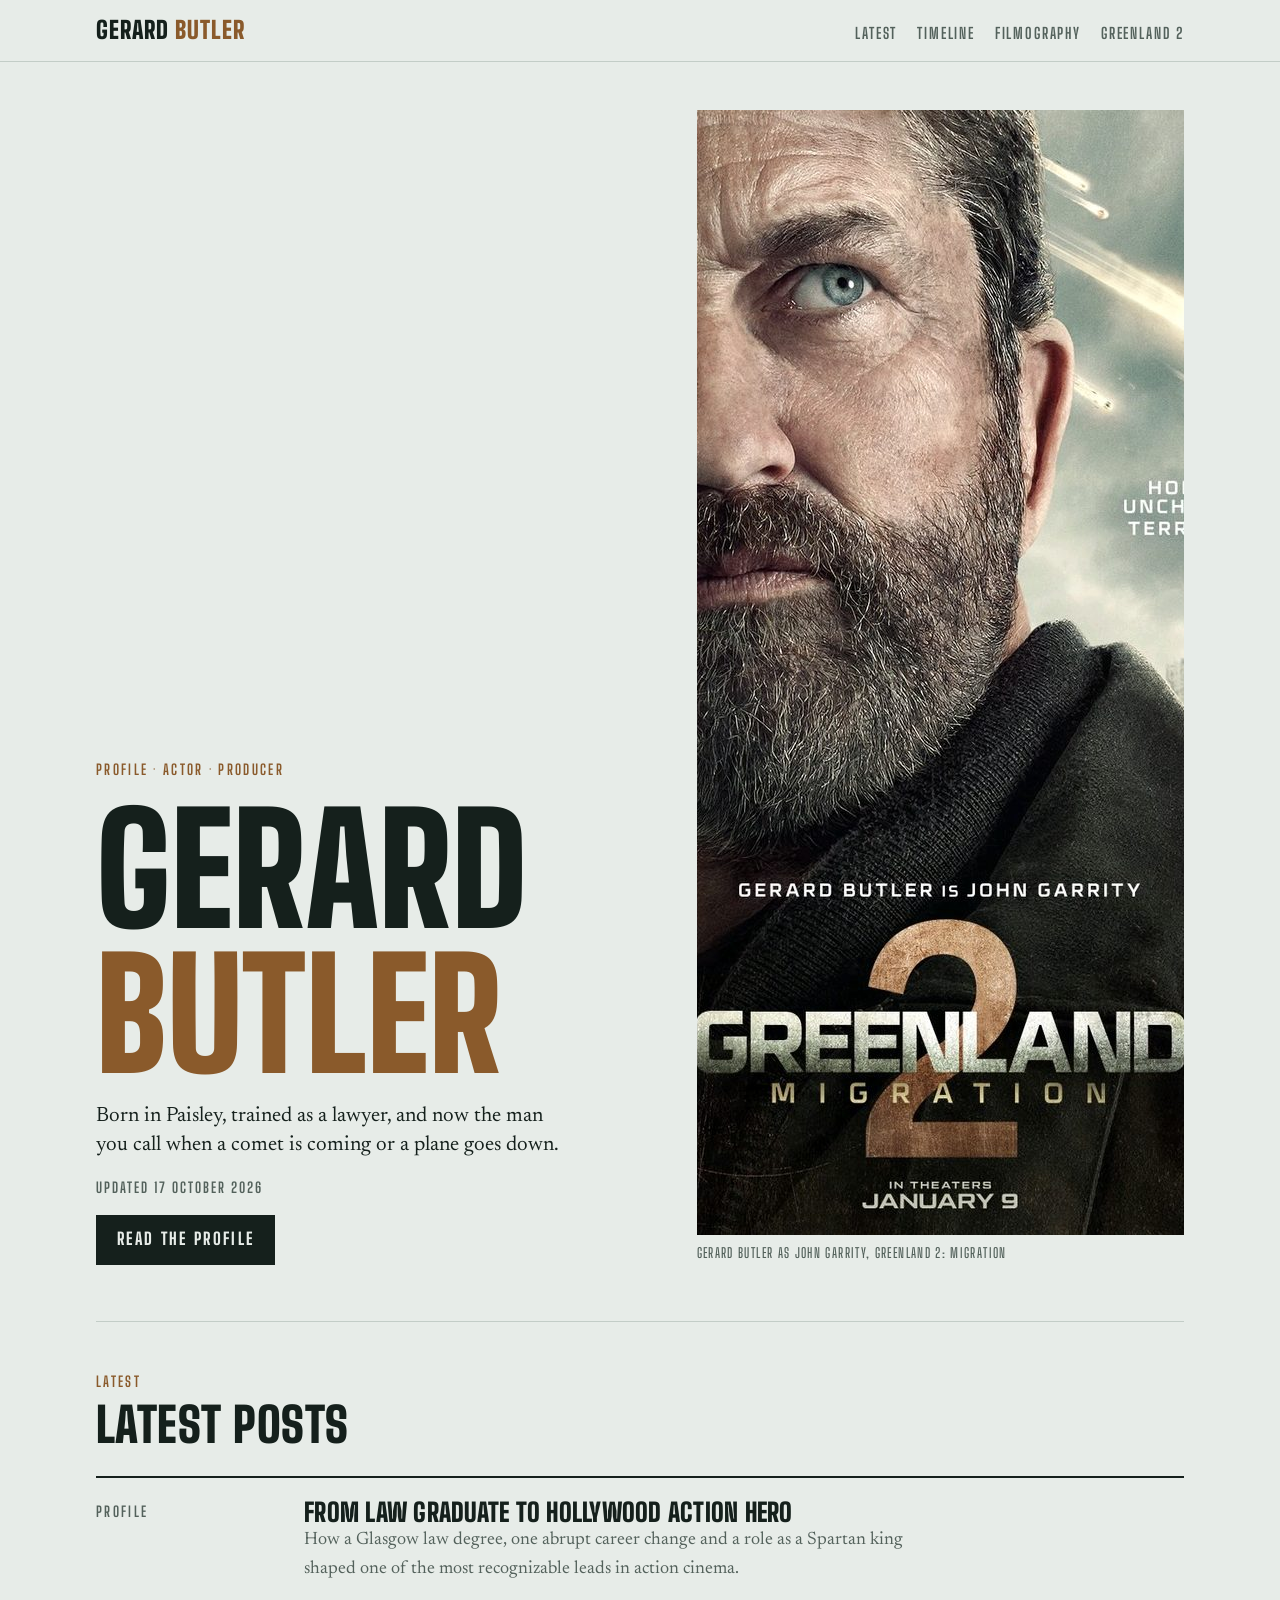
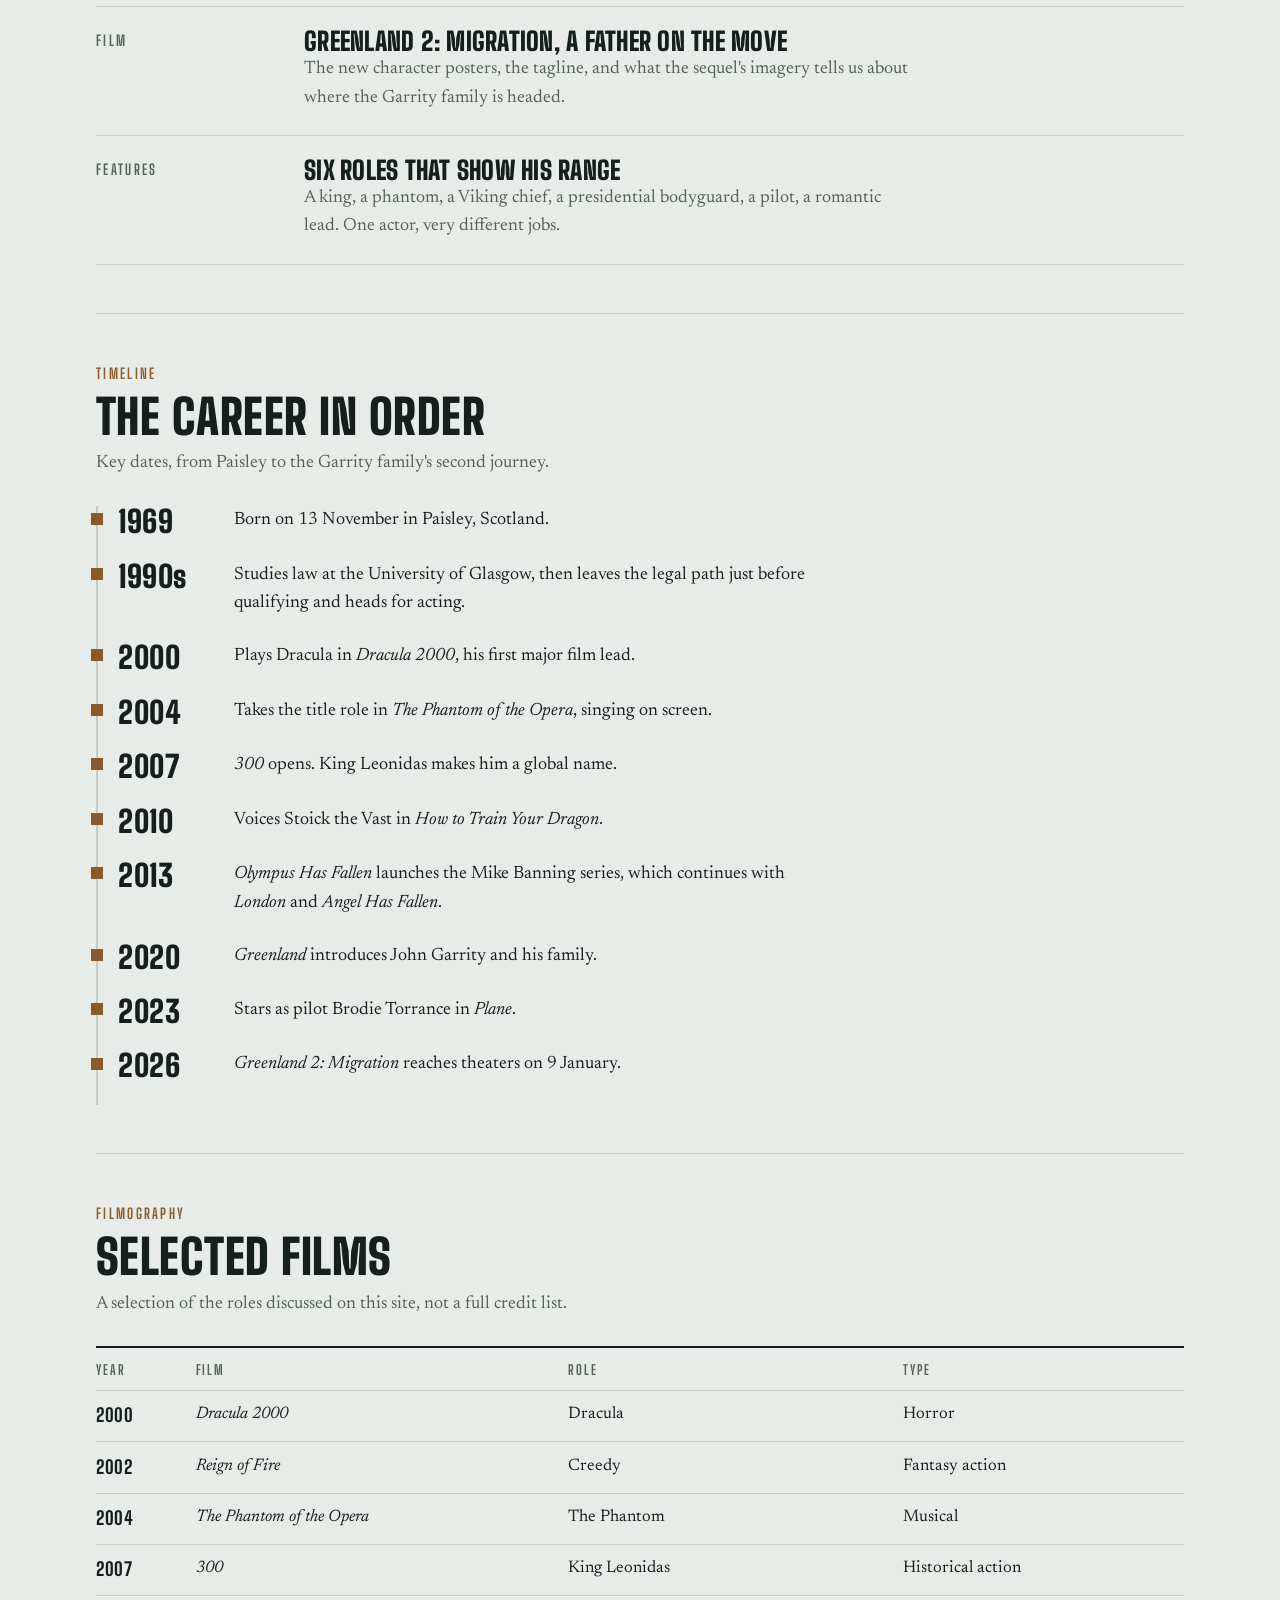
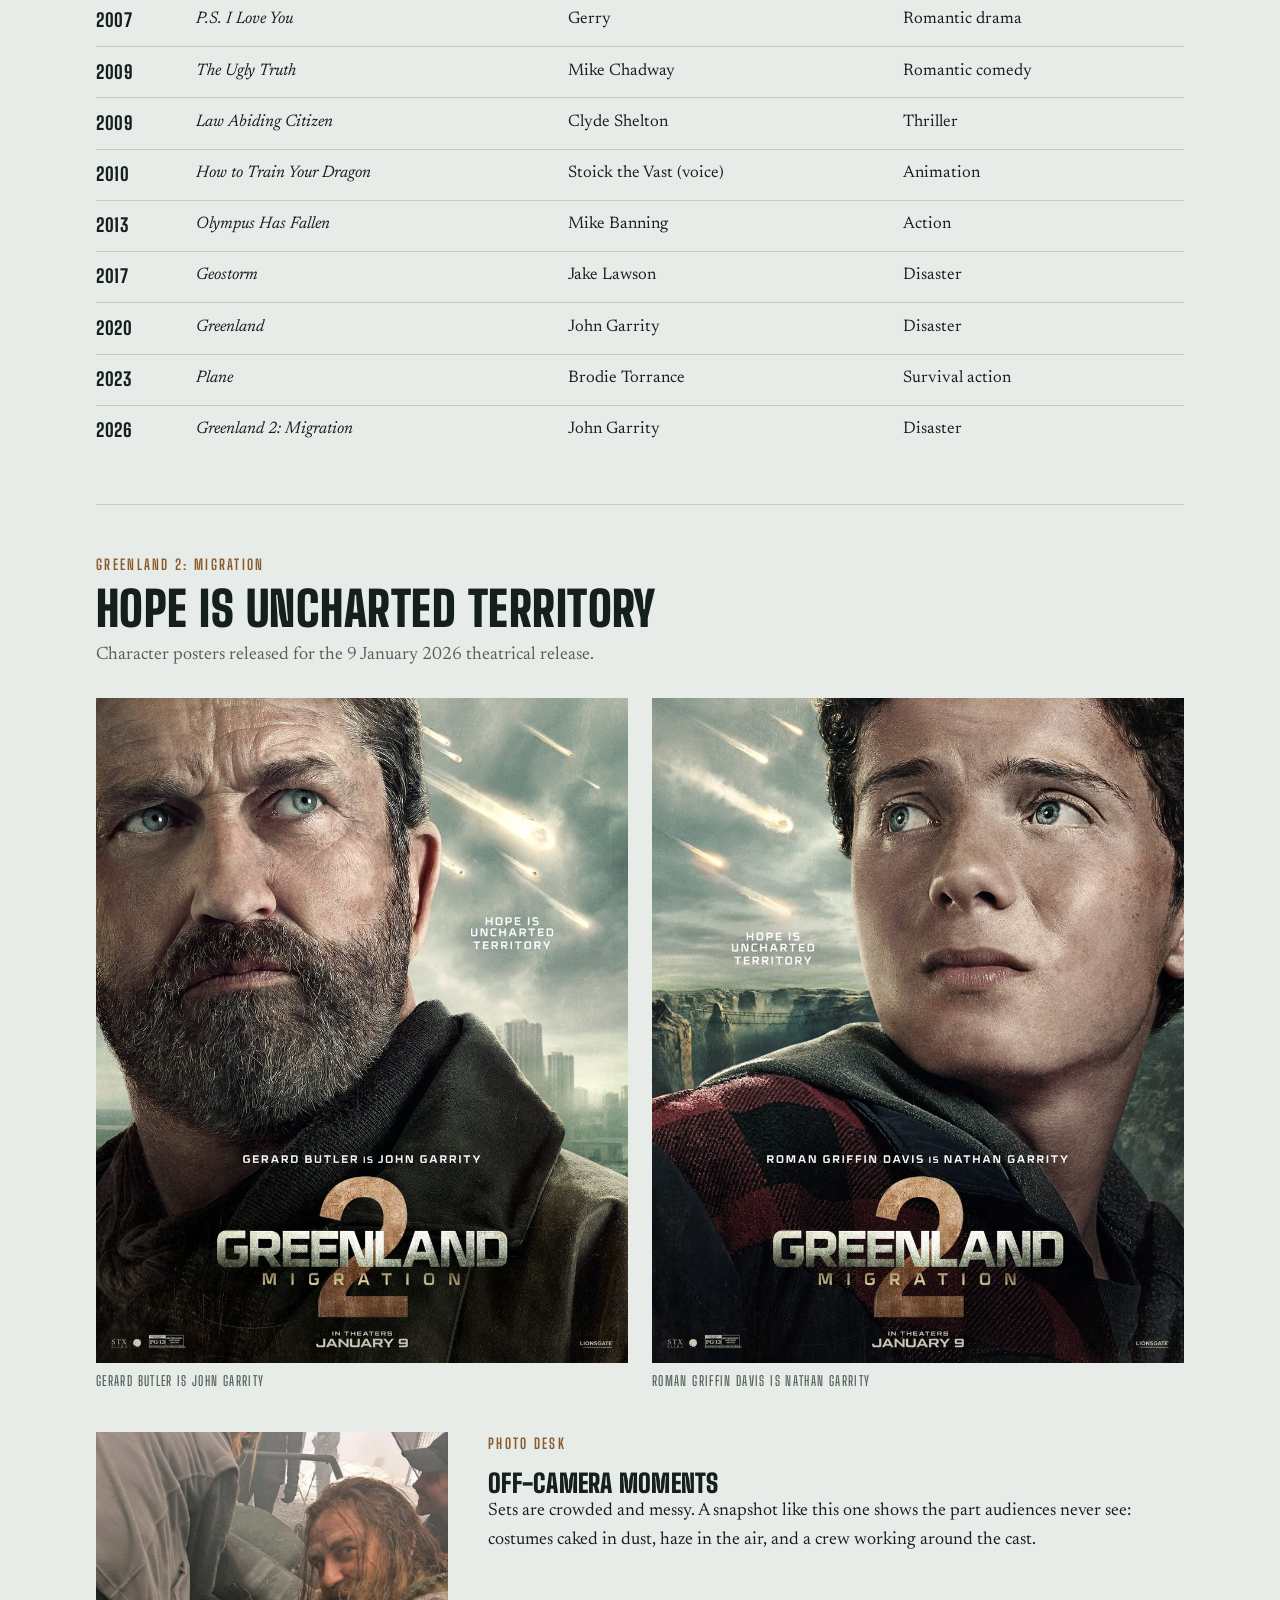
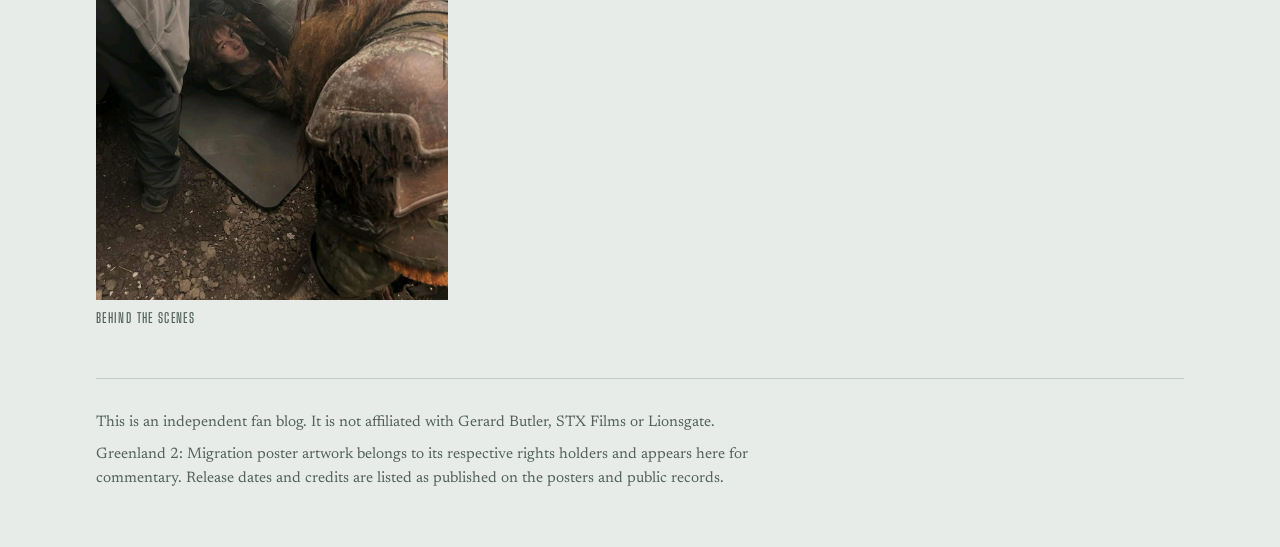
<file: index.html>
<!doctype html>
<html lang="en">
<head>
<meta charset="utf-8">
<meta name="viewport" content="width=device-width, initial-scale=1, viewport-fit=cover">
<title>Gerard Butler Fan Blog: Profile, Timeline, Filmography</title>
<meta name="description" content="Fan blog about actor Gerard Butler: career profile, timeline, filmography and Greenland 2: Migration posters.">
<meta name="robots" content="index, follow">
<link rel="canonical" href="https://gerardbutler-jpg.github.io/Gerard-Butler/">
<meta property="og:type" content="website">
<meta property="og:site_name" content="Gerard Butler">
<meta property="og:title" content="Gerard Butler Fan Blog: Profile, Timeline, Filmography">
<meta property="og:description" content="Fan blog about actor Gerard Butler: career profile, timeline, filmography and Greenland 2: Migration posters.">
<meta property="og:url" content="https://gerardbutler-jpg.github.io/Gerard-Butler/">
<meta property="og:image" content="https://gerardbutler-jpg.github.io/Gerard-Butler/john-garrity-poster.jpg">
<meta name="twitter:card" content="summary_large_image">
<link rel="preconnect" href="https://fonts.googleapis.com">
<link rel="preconnect" href="https://fonts.gstatic.com" crossorigin>
<link rel="stylesheet" href="https://fonts.googleapis.com/css2?family=Big+Shoulders+Display:wght@700;800;900&family=Newsreader:ital,opsz,wght@0,6..72,400;0,6..72,500;1,6..72,400&display=swap">
<link rel="stylesheet" href="style.css">
<script type="application/ld+json">{"@context": "https://schema.org", "@type": "WebSite", "name": "Gerard Butler", "url": "https://gerardbutler-jpg.github.io/Gerard-Butler/", "description": "Fan blog about actor Gerard Butler: career profile, timeline, filmography and Greenland 2: Migration posters."}</script>
</head>
<body>
<header class="masthead">
  <div class="wrap">
    <a class="brand" href="index.html">Gerard <span>Butler</span></a>
    <nav class="nav" aria-label="Site sections">
      <a href="index.html#latest">Latest</a>
      <a href="index.html#timeline">Timeline</a>
      <a href="index.html#films">Filmography</a>
      <a href="index.html#greenland2">Greenland 2</a>
    </nav>
  </div>
</header>
<div class="wrap" id="top">
    <section class="hero" aria-labelledby="hero-title">
      <div class="hero-text">
        <p class="label">Profile · Actor · Producer</p>
        <h1 id="hero-title">Gerard <em>Butler</em></h1>
        <p class="deck">Born in Paisley, trained as a lawyer, and now the man you call when a comet is coming or a plane goes down.</p>
        <p class="meta">Updated 17 October 2026</p>
        <a class="btn" href="profile.html">Read the profile</a>
      </div>
      <figure class="hero-figure">
        <img src="john-garrity-poster.jpg" alt="Poster artwork for Greenland 2: Migration, showing Gerard Butler as John Garrity looking up at falling meteors" width="900" height="1125">
        <figcaption>Gerard Butler as John Garrity, Greenland 2: Migration</figcaption>
      </figure>
    </section>

    <section class="block" id="latest" aria-labelledby="latest-title">
      <div class="block-head">
        <p class="label">Latest</p>
        <h2 id="latest-title">Latest posts</h2>
      </div>
      <div class="posts">
        <a class="post-row" href="profile.html">
          <p class="label">Profile</p>
          <div>
            <h3>From law graduate to Hollywood action hero</h3>
            <p>How a Glasgow law degree, one abrupt career change and a role as a Spartan king shaped one of the most recognizable leads in action cinema.</p>
          </div>
        </a>
        <a class="post-row" href="greenland-2-migration.html">
          <p class="label">Film</p>
          <div>
            <h3>Greenland 2: Migration, a father on the move</h3>
            <p>The new character posters, the tagline, and what the sequel's imagery tells us about where the Garrity family is headed.</p>
          </div>
        </a>
        <a class="post-row" href="six-roles.html">
          <p class="label">Features</p>
          <div>
            <h3>Six roles that show his range</h3>
            <p>A king, a phantom, a Viking chief, a presidential bodyguard, a pilot, a romantic lead. One actor, very different jobs.</p>
          </div>
        </a>
      </div>
    </section>

    <section class="block" id="timeline" aria-labelledby="timeline-title">
      <div class="block-head">
        <p class="label">Timeline</p>
        <h2 id="timeline-title">The career in order</h2>
        <p>Key dates, from Paisley to the Garrity family's second journey.</p>
      </div>
      <ol class="timeline">
        <li><span class="yr">1969</span><p>Born on 13 November in Paisley, Scotland.</p></li>
        <li><span class="yr">1990s</span><p>Studies law at the University of Glasgow, then leaves the legal path just before qualifying and heads for acting.</p></li>
        <li><span class="yr">2000</span><p>Plays Dracula in <em>Dracula 2000</em>, his first major film lead.</p></li>
        <li><span class="yr">2004</span><p>Takes the title role in <em>The Phantom of the Opera</em>, singing on screen.</p></li>
        <li><span class="yr">2007</span><p><em>300</em> opens. King Leonidas makes him a global name.</p></li>
        <li><span class="yr">2010</span><p>Voices Stoick the Vast in <em>How to Train Your Dragon</em>.</p></li>
        <li><span class="yr">2013</span><p><em>Olympus Has Fallen</em> launches the Mike Banning series, which continues with <em>London</em> and <em>Angel Has Fallen</em>.</p></li>
        <li><span class="yr">2020</span><p><em>Greenland</em> introduces John Garrity and his family.</p></li>
        <li><span class="yr">2023</span><p>Stars as pilot Brodie Torrance in <em>Plane</em>.</p></li>
        <li><span class="yr">2026</span><p><em>Greenland 2: Migration</em> reaches theaters on 9 January.</p></li>
      </ol>
    </section>

    <section class="block" id="films" aria-labelledby="films-title">
      <div class="block-head">
        <p class="label">Filmography</p>
        <h2 id="films-title">Selected films</h2>
        <p>A selection of the roles discussed on this site, not a full credit list.</p>
      </div>
      <div class="table-scroll">
        <table>
          <thead><tr><th scope="col">Year</th><th scope="col">Film</th><th scope="col">Role</th><th scope="col">Type</th></tr></thead>
          <tbody>
            <tr><td class="y">2000</td><td class="t">Dracula 2000</td><td>Dracula</td><td>Horror</td></tr>
            <tr><td class="y">2002</td><td class="t">Reign of Fire</td><td>Creedy</td><td>Fantasy action</td></tr>
            <tr><td class="y">2004</td><td class="t">The Phantom of the Opera</td><td>The Phantom</td><td>Musical</td></tr>
            <tr><td class="y">2007</td><td class="t">300</td><td>King Leonidas</td><td>Historical action</td></tr>
            <tr><td class="y">2007</td><td class="t">P.S. I Love You</td><td>Gerry</td><td>Romantic drama</td></tr>
            <tr><td class="y">2009</td><td class="t">The Ugly Truth</td><td>Mike Chadway</td><td>Romantic comedy</td></tr>
            <tr><td class="y">2009</td><td class="t">Law Abiding Citizen</td><td>Clyde Shelton</td><td>Thriller</td></tr>
            <tr><td class="y">2010</td><td class="t">How to Train Your Dragon</td><td>Stoick the Vast (voice)</td><td>Animation</td></tr>
            <tr><td class="y">2013</td><td class="t">Olympus Has Fallen</td><td>Mike Banning</td><td>Action</td></tr>
            <tr><td class="y">2017</td><td class="t">Geostorm</td><td>Jake Lawson</td><td>Disaster</td></tr>
            <tr><td class="y">2020</td><td class="t">Greenland</td><td>John Garrity</td><td>Disaster</td></tr>
            <tr><td class="y">2023</td><td class="t">Plane</td><td>Brodie Torrance</td><td>Survival action</td></tr>
            <tr><td class="y">2026</td><td class="t">Greenland 2: Migration</td><td>John Garrity</td><td>Disaster</td></tr>
          </tbody>
        </table>
      </div>
    </section>

    <section class="block" id="greenland2" aria-labelledby="g2-title">
      <div class="block-head">
        <p class="label">Greenland 2: Migration</p>
        <h2 id="g2-title">Hope is uncharted territory</h2>
        <p>Character posters released for the 9 January 2026 theatrical release.</p>
      </div>
      <div class="posters">
        <figure class="photo">
          <img src="john-garrity-poster.jpg" alt="Character poster: Gerard Butler as John Garrity, with a ruined city skyline and meteors behind him" width="900" height="1125" loading="lazy">
          <figcaption>Gerard Butler is John Garrity</figcaption>
        </figure>
        <figure class="photo">
          <img src="nathan-garrity-poster.jpg" alt="Character poster: Roman Griffin Davis as Nathan Garrity, with a cliff and rope bridge behind him" width="900" height="1125" loading="lazy">
          <figcaption>Roman Griffin Davis is Nathan Garrity</figcaption>
        </figure>
      </div>

      <div class="photo-row">
        <figure class="photo">
          <img src="behind-the-scenes.jpg" alt="Behind-the-scenes snapshot on a smoky film set, with a bearded man in costume in the foreground and another person lying under a vehicle seat" width="1000" height="1328" loading="lazy">
          <figcaption>Behind the scenes</figcaption>
        </figure>
        <div class="note">
          <p class="label">Photo desk</p>
          <h3>Off-camera moments</h3>
          <p>Sets are crowded and messy. A snapshot like this one shows the part audiences never see: costumes caked in dust, haze in the air, and a crew working around the cast.</p>
        </div>
      </div>
    </section>
  </div>
<div class="wrap">
  <footer>
    <p>This is an independent fan blog. It is not affiliated with Gerard Butler, STX Films or Lionsgate.</p>
    <p>Greenland 2: Migration poster artwork belongs to its respective rights holders and appears here for commentary. Release dates and credits are listed as published on the posters and public records.</p>
  </footer>
</div>
</body>
</html>
</file>
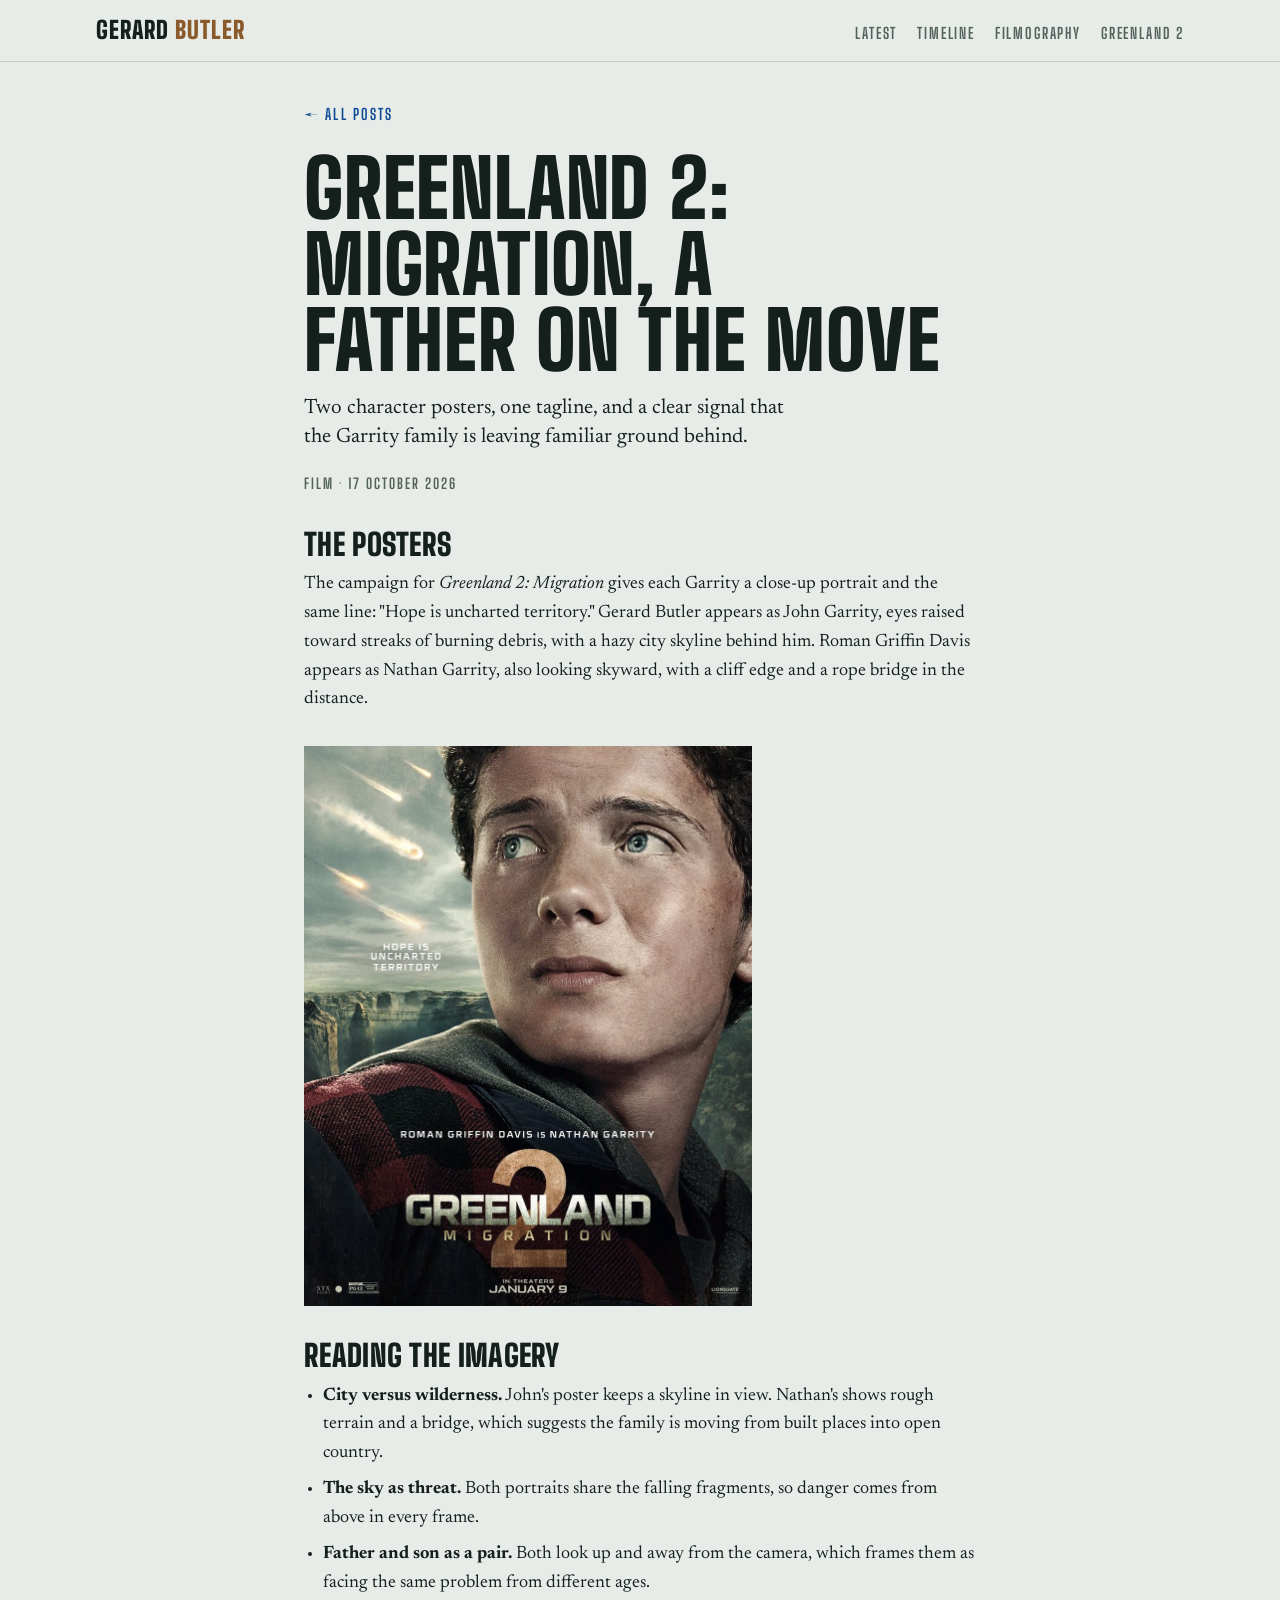
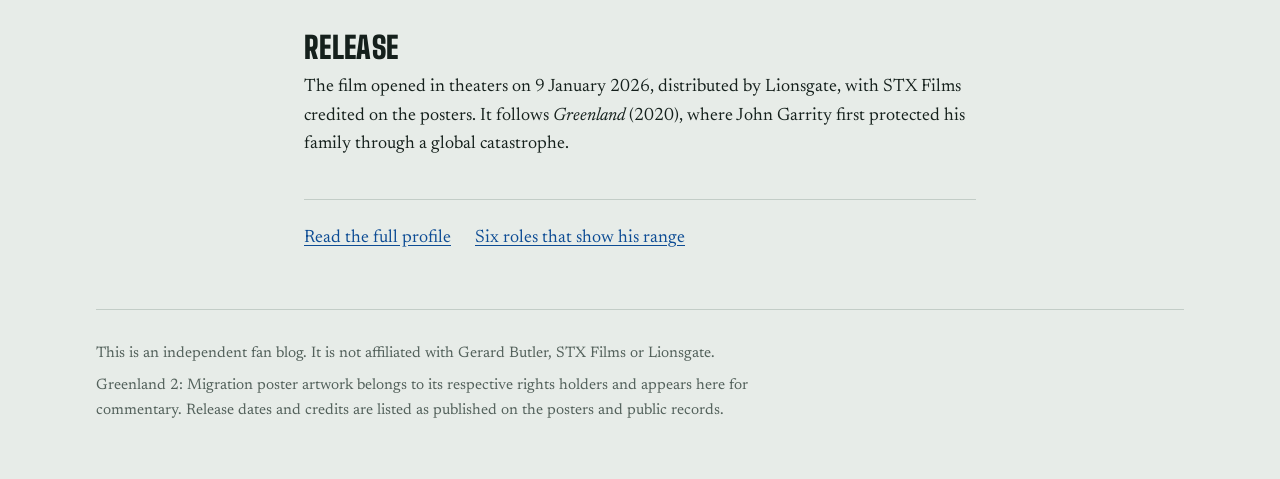
<file: greenland-2-migration.html>
<!doctype html>
<html lang="en">
<head>
<meta charset="utf-8">
<meta name="viewport" content="width=device-width, initial-scale=1, viewport-fit=cover">
<title>Greenland 2: Migration Posters and Cast Notes</title>
<meta name="description" content="Gerard Butler and Roman Griffin Davis character posters for Greenland 2: Migration, released 9 January 2026.">
<meta name="robots" content="index, follow">
<link rel="canonical" href="https://gerardbutler-jpg.github.io/Gerard-Butler/greenland-2-migration.html">
<meta property="og:type" content="article">
<meta property="og:site_name" content="Gerard Butler">
<meta property="og:title" content="Greenland 2: Migration Posters and Cast Notes">
<meta property="og:description" content="Gerard Butler and Roman Griffin Davis character posters for Greenland 2: Migration, released 9 January 2026.">
<meta property="og:url" content="https://gerardbutler-jpg.github.io/Gerard-Butler/greenland-2-migration.html">
<meta property="og:image" content="https://gerardbutler-jpg.github.io/Gerard-Butler/john-garrity-poster.jpg">
<meta name="twitter:card" content="summary_large_image">
<link rel="preconnect" href="https://fonts.googleapis.com">
<link rel="preconnect" href="https://fonts.gstatic.com" crossorigin>
<link rel="stylesheet" href="https://fonts.googleapis.com/css2?family=Big+Shoulders+Display:wght@700;800;900&family=Newsreader:ital,opsz,wght@0,6..72,400;0,6..72,500;1,6..72,400&display=swap">
<link rel="stylesheet" href="style.css">
<script type="application/ld+json">{"@context": "https://schema.org", "@type": "Article", "headline": "Greenland 2: Migration Posters and Cast Notes", "description": "Gerard Butler and Roman Griffin Davis character posters for Greenland 2: Migration, released 9 January 2026.", "datePublished": "2026-10-17", "dateModified": "2026-10-17", "image": ["https://gerardbutler-jpg.github.io/Gerard-Butler/john-garrity-poster.jpg"], "mainEntityOfPage": "https://gerardbutler-jpg.github.io/Gerard-Butler/greenland-2-migration.html"}</script>
</head>
<body>
<header class="masthead">
  <div class="wrap">
    <a class="brand" href="index.html">Gerard <span>Butler</span></a>
    <nav class="nav" aria-label="Site sections">
      <a href="index.html#latest">Latest</a>
      <a href="index.html#timeline">Timeline</a>
      <a href="index.html#films">Filmography</a>
      <a href="index.html#greenland2">Greenland 2</a>
    </nav>
  </div>
</header>
<main>
  <article class="article">
    <a class="back" href="index.html#latest">&larr; All posts</a>
    <h1>Greenland 2: Migration, a father on the move</h1>
    <p class="deck">Two character posters, one tagline, and a clear signal that the Garrity family is leaving familiar ground behind.</p>
    <p class="meta">Film · 17 October 2026</p>

    <h2>The posters</h2>
    <p>The campaign for <em>Greenland 2: Migration</em> gives each Garrity a close-up portrait and the same line: "Hope is uncharted territory." Gerard Butler appears as John Garrity, eyes raised toward streaks of burning debris, with a hazy city skyline behind him. Roman Griffin Davis appears as Nathan Garrity, also looking skyward, with a cliff edge and a rope bridge in the distance.</p>
    <figure>
      <img src="nathan-garrity-poster.jpg" alt="Roman Griffin Davis as Nathan Garrity on the Greenland 2: Migration poster" width="900" height="1125" loading="lazy">
    </figure>

    <h2>Reading the imagery</h2>
    <ul>
      <li><strong>City versus wilderness.</strong> John's poster keeps a skyline in view. Nathan's shows rough terrain and a bridge, which suggests the family is moving from built places into open country.</li>
      <li><strong>The sky as threat.</strong> Both portraits share the falling fragments, so danger comes from above in every frame.</li>
      <li><strong>Father and son as a pair.</strong> Both look up and away from the camera, which frames them as facing the same problem from different ages.</li>
    </ul>

    <h2>Release</h2>
    <p>The film opened in theaters on 9 January 2026, distributed by Lionsgate, with STX Films credited on the posters. It follows <em>Greenland</em> (2020), where John Garrity first protected his family through a global catastrophe.</p>

    <hr>
    <div class="more"><a href="profile.html">Read the full profile</a><a href="six-roles.html">Six roles that show his range</a></div>
  </article>
</main>
<div class="wrap">
  <footer>
    <p>This is an independent fan blog. It is not affiliated with Gerard Butler, STX Films or Lionsgate.</p>
    <p>Greenland 2: Migration poster artwork belongs to its respective rights holders and appears here for commentary. Release dates and credits are listed as published on the posters and public records.</p>
  </footer>
</div>
</body>
</html>
</file>
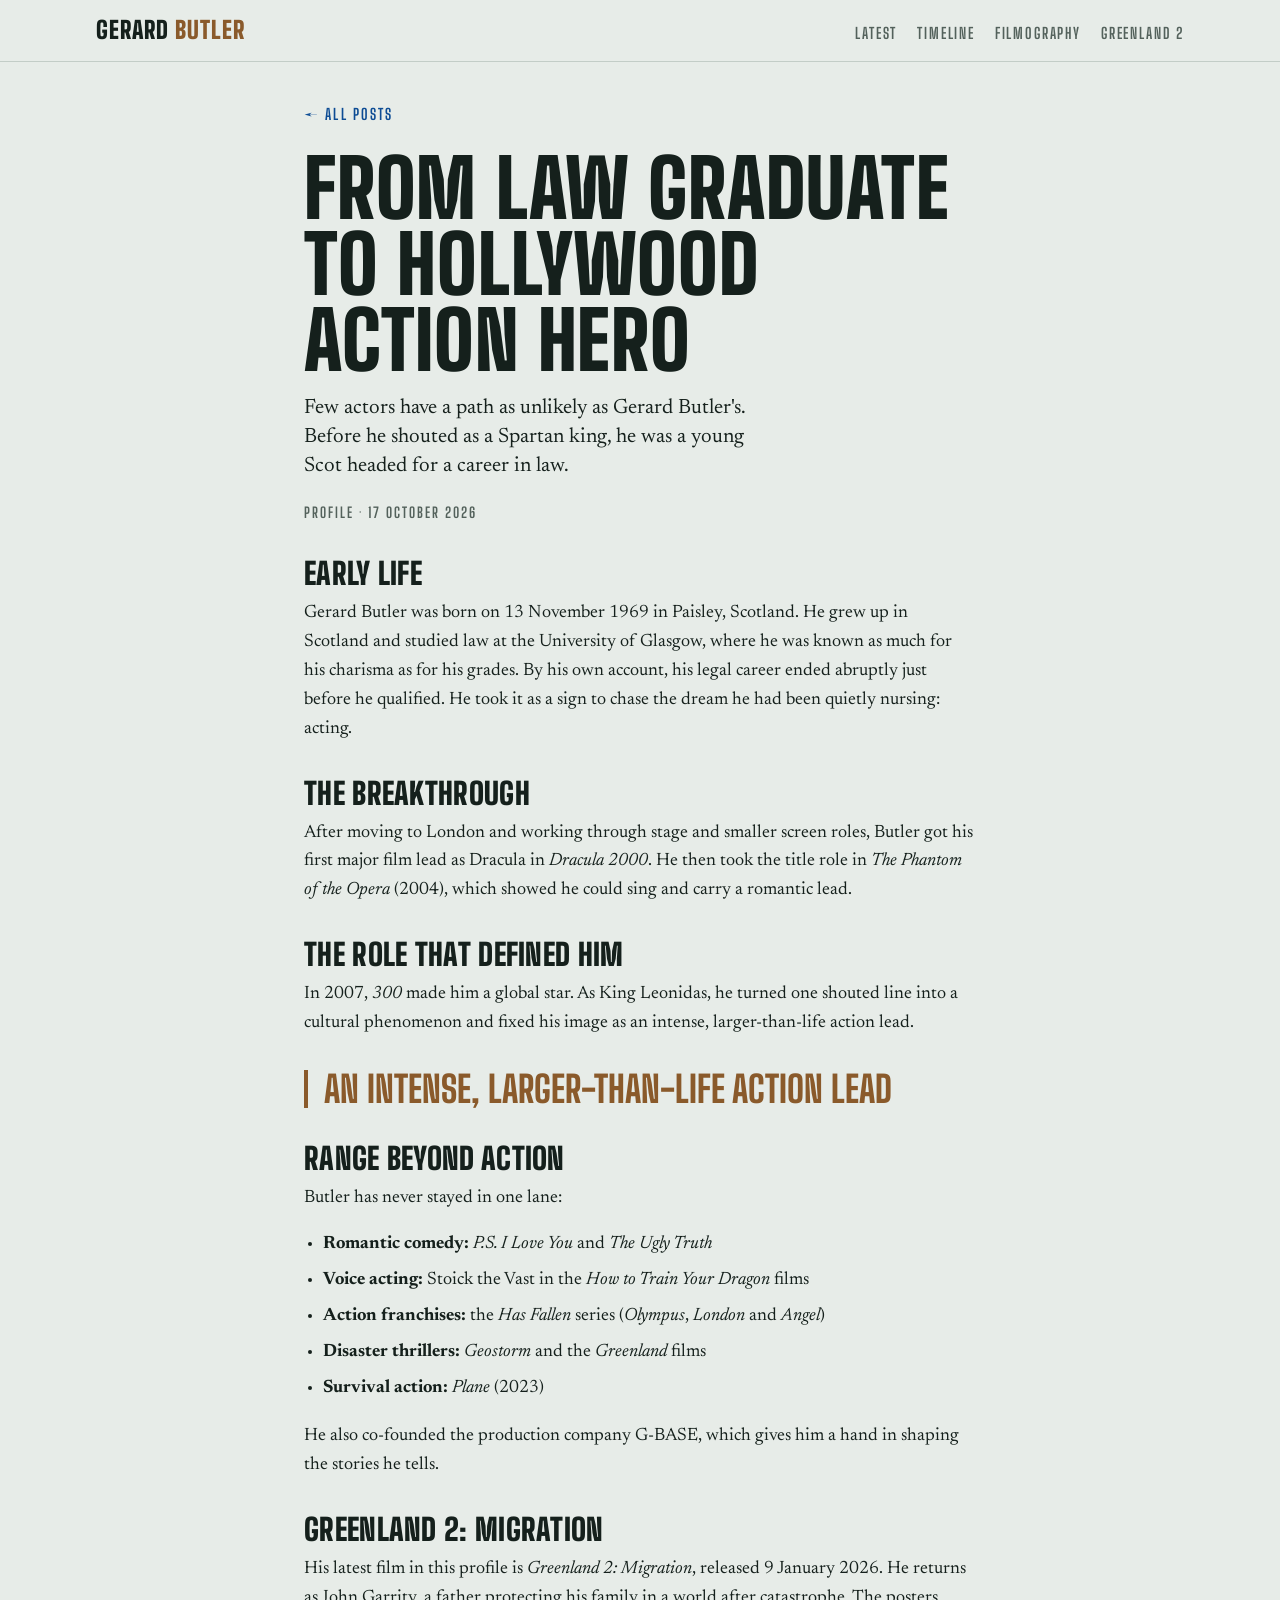
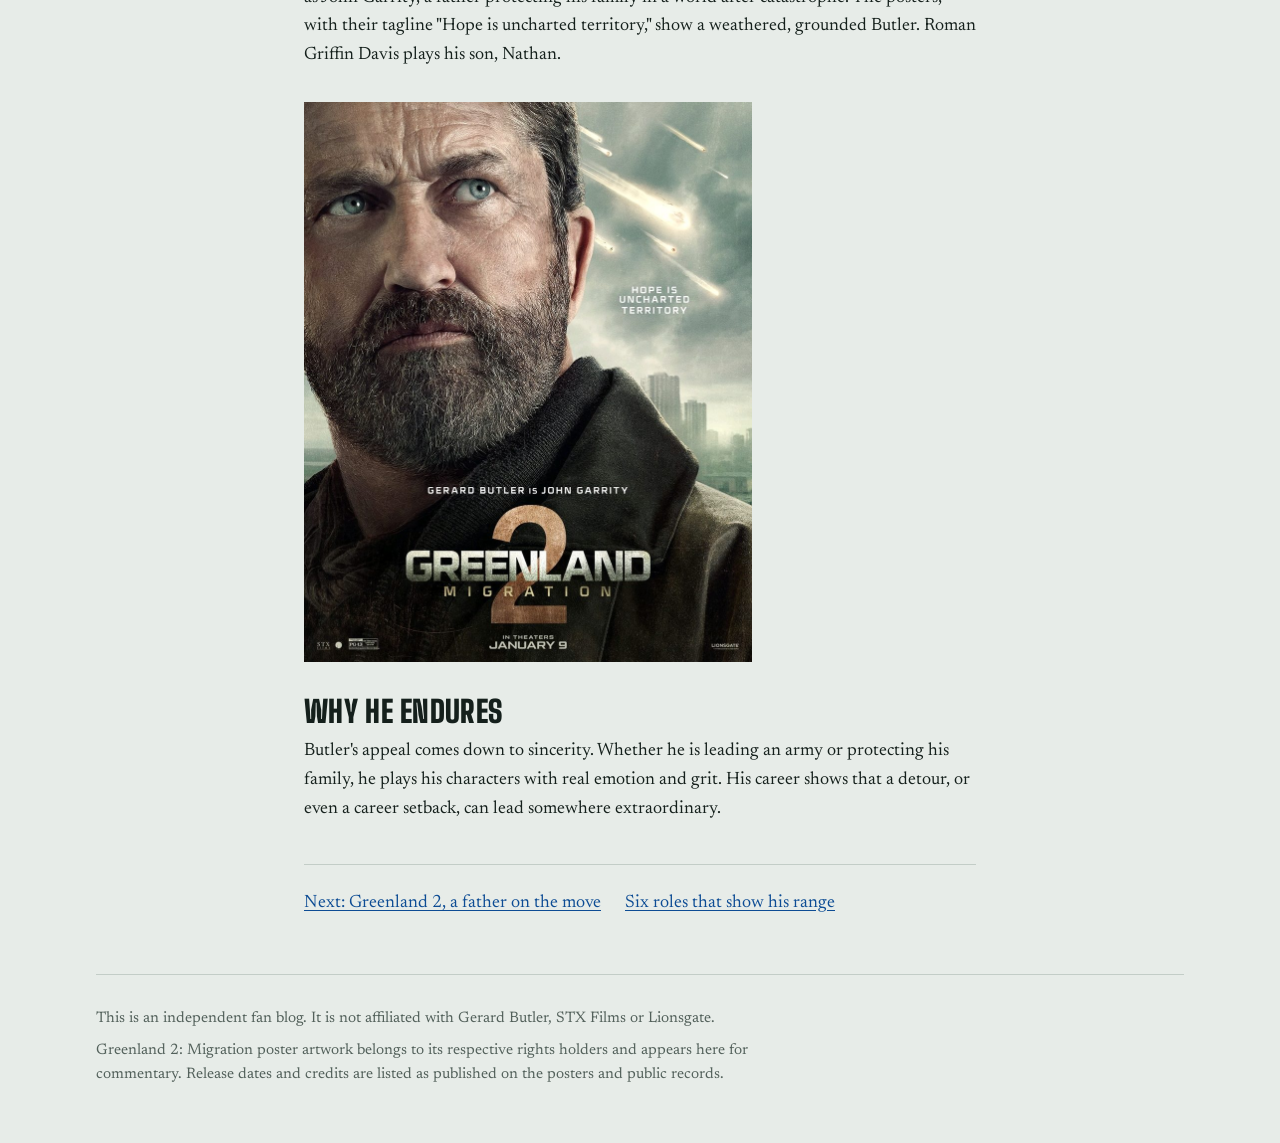
<file: profile.html>
<!doctype html>
<html lang="en">
<head>
<meta charset="utf-8">
<meta name="viewport" content="width=device-width, initial-scale=1, viewport-fit=cover">
<title>Gerard Butler: From Law Graduate to Action Hero</title>
<meta name="description" content="How Gerard Butler went from a Glasgow law degree to King Leonidas, Mike Banning and John Garrity.">
<meta name="robots" content="index, follow">
<link rel="canonical" href="https://gerardbutler-jpg.github.io/Gerard-Butler/profile.html">
<meta property="og:type" content="article">
<meta property="og:site_name" content="Gerard Butler">
<meta property="og:title" content="Gerard Butler: From Law Graduate to Action Hero">
<meta property="og:description" content="How Gerard Butler went from a Glasgow law degree to King Leonidas, Mike Banning and John Garrity.">
<meta property="og:url" content="https://gerardbutler-jpg.github.io/Gerard-Butler/profile.html">
<meta property="og:image" content="https://gerardbutler-jpg.github.io/Gerard-Butler/john-garrity-poster.jpg">
<meta name="twitter:card" content="summary_large_image">
<link rel="preconnect" href="https://fonts.googleapis.com">
<link rel="preconnect" href="https://fonts.gstatic.com" crossorigin>
<link rel="stylesheet" href="https://fonts.googleapis.com/css2?family=Big+Shoulders+Display:wght@700;800;900&family=Newsreader:ital,opsz,wght@0,6..72,400;0,6..72,500;1,6..72,400&display=swap">
<link rel="stylesheet" href="style.css">
<script type="application/ld+json">{"@context": "https://schema.org", "@type": "Article", "headline": "Gerard Butler: From Law Graduate to Action Hero", "description": "How Gerard Butler went from a Glasgow law degree to King Leonidas, Mike Banning and John Garrity.", "datePublished": "2026-10-17", "dateModified": "2026-10-17", "image": ["https://gerardbutler-jpg.github.io/Gerard-Butler/john-garrity-poster.jpg"], "mainEntityOfPage": "https://gerardbutler-jpg.github.io/Gerard-Butler/profile.html"}</script>
</head>
<body>
<header class="masthead">
  <div class="wrap">
    <a class="brand" href="index.html">Gerard <span>Butler</span></a>
    <nav class="nav" aria-label="Site sections">
      <a href="index.html#latest">Latest</a>
      <a href="index.html#timeline">Timeline</a>
      <a href="index.html#films">Filmography</a>
      <a href="index.html#greenland2">Greenland 2</a>
    </nav>
  </div>
</header>
<main>
  <article class="article">
    <a class="back" href="index.html#latest">&larr; All posts</a>
    <h1>From law graduate to Hollywood action hero</h1>
    <p class="deck">Few actors have a path as unlikely as Gerard Butler's. Before he shouted as a Spartan king, he was a young Scot headed for a career in law.</p>
    <p class="meta">Profile · 17 October 2026</p>

    <h2>Early life</h2>
    <p>Gerard Butler was born on 13 November 1969 in Paisley, Scotland. He grew up in Scotland and studied law at the University of Glasgow, where he was known as much for his charisma as for his grades. By his own account, his legal career ended abruptly just before he qualified. He took it as a sign to chase the dream he had been quietly nursing: acting.</p>

    <h2>The breakthrough</h2>
    <p>After moving to London and working through stage and smaller screen roles, Butler got his first major film lead as Dracula in <em>Dracula 2000</em>. He then took the title role in <em>The Phantom of the Opera</em> (2004), which showed he could sing and carry a romantic lead.</p>

    <h2>The role that defined him</h2>
    <p>In 2007, <em>300</em> made him a global star. As King Leonidas, he turned one shouted line into a cultural phenomenon and fixed his image as an intense, larger-than-life action lead.</p>
    <p class="pull">An intense, larger-than-life action lead</p>

    <h2>Range beyond action</h2>
    <p>Butler has never stayed in one lane:</p>
    <ul>
      <li><strong>Romantic comedy:</strong> <em>P.S. I Love You</em> and <em>The Ugly Truth</em></li>
      <li><strong>Voice acting:</strong> Stoick the Vast in the <em>How to Train Your Dragon</em> films</li>
      <li><strong>Action franchises:</strong> the <em>Has Fallen</em> series (<em>Olympus</em>, <em>London</em> and <em>Angel</em>)</li>
      <li><strong>Disaster thrillers:</strong> <em>Geostorm</em> and the <em>Greenland</em> films</li>
      <li><strong>Survival action:</strong> <em>Plane</em> (2023)</li>
    </ul>
    <p>He also co-founded the production company G-BASE, which gives him a hand in shaping the stories he tells.</p>

    <h2>Greenland 2: Migration</h2>
    <p>His latest film in this profile is <em>Greenland 2: Migration</em>, released 9 January 2026. He returns as John Garrity, a father protecting his family in a world after catastrophe. The posters, with their tagline "Hope is uncharted territory," show a weathered, grounded Butler. Roman Griffin Davis plays his son, Nathan.</p>
    <figure>
      <img src="john-garrity-poster.jpg" alt="Gerard Butler as John Garrity on the Greenland 2: Migration poster" width="900" height="1125" loading="lazy">
    </figure>

    <h2>Why he endures</h2>
    <p>Butler's appeal comes down to sincerity. Whether he is leading an army or protecting his family, he plays his characters with real emotion and grit. His career shows that a detour, or even a career setback, can lead somewhere extraordinary.</p>

    <hr>
    <div class="more"><a href="greenland-2-migration.html">Next: Greenland 2, a father on the move</a><a href="six-roles.html">Six roles that show his range</a></div>
  </article>
</main>
<div class="wrap">
  <footer>
    <p>This is an independent fan blog. It is not affiliated with Gerard Butler, STX Films or Lionsgate.</p>
    <p>Greenland 2: Migration poster artwork belongs to its respective rights holders and appears here for commentary. Release dates and credits are listed as published on the posters and public records.</p>
  </footer>
</div>
</body>
</html>
</file>
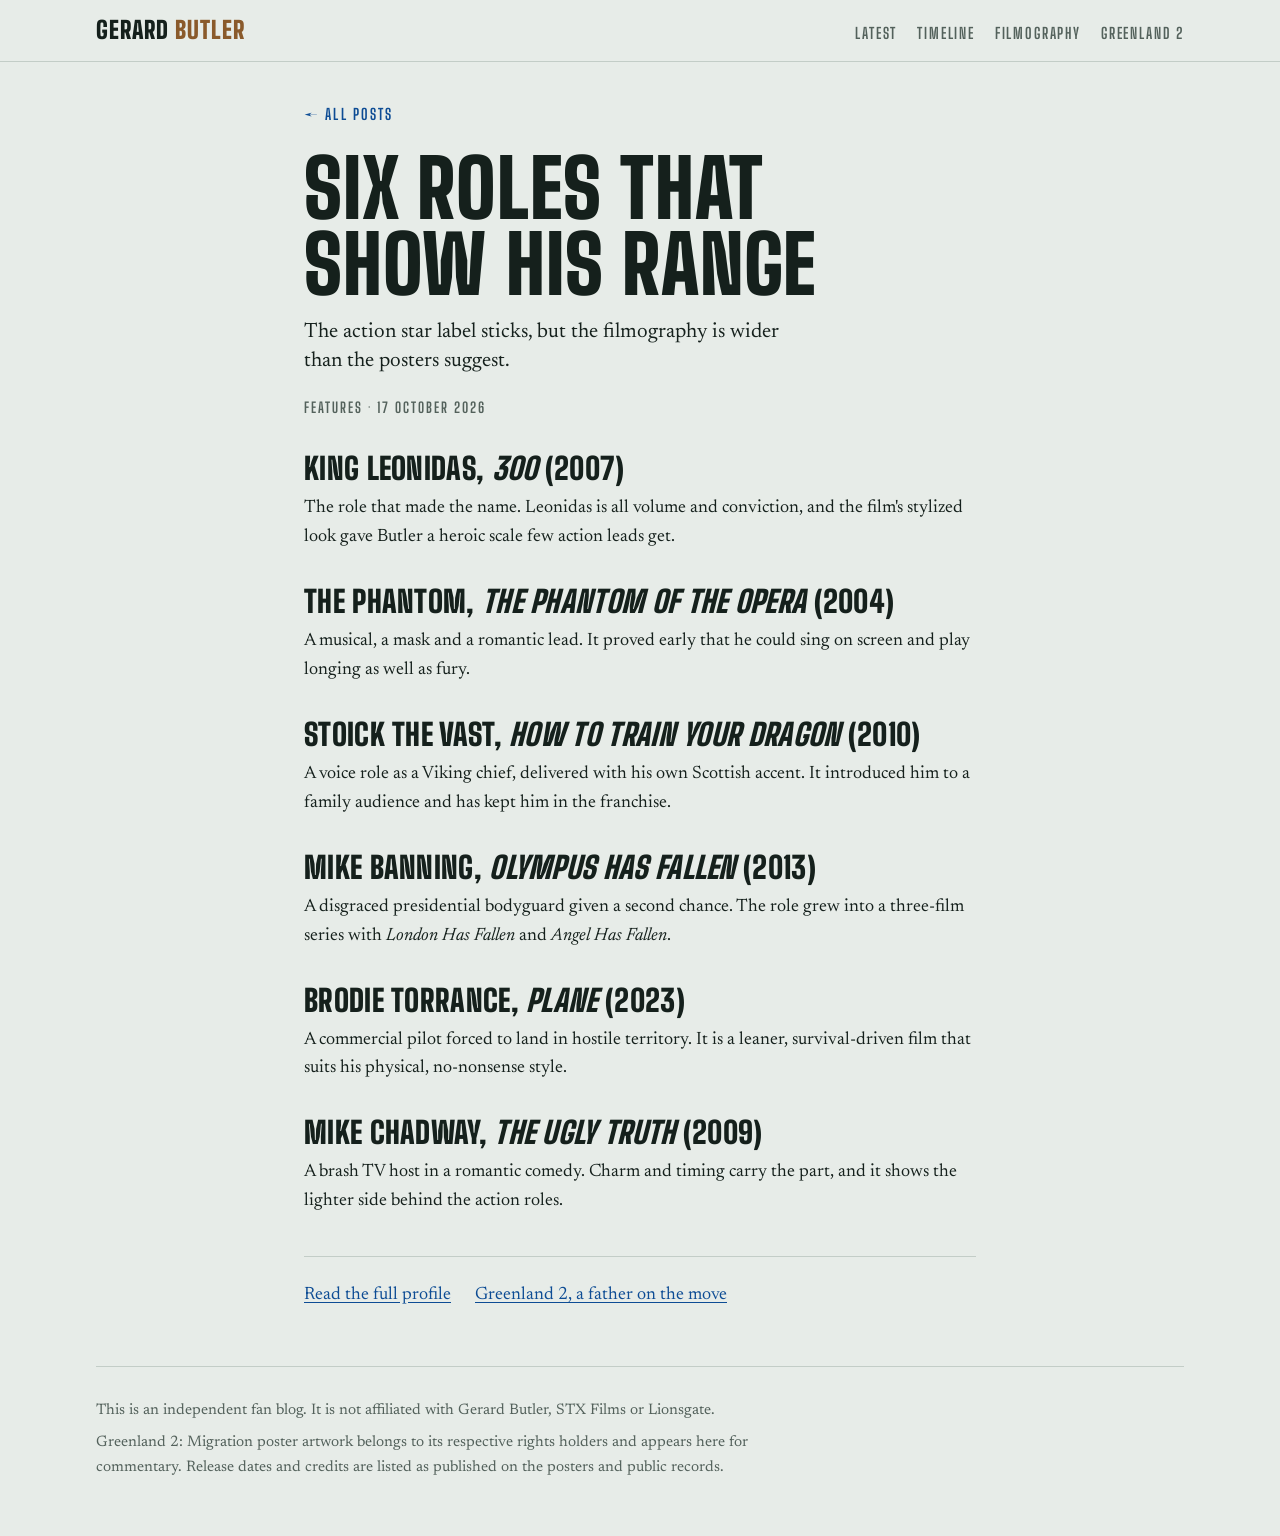
<file: six-roles.html>
<!doctype html>
<html lang="en">
<head>
<meta charset="utf-8">
<meta name="viewport" content="width=device-width, initial-scale=1, viewport-fit=cover">
<title>Six Gerard Butler Roles That Show His Range</title>
<meta name="description" content="From King Leonidas to Stoick the Vast, six Gerard Butler roles that show his range beyond action.">
<meta name="robots" content="index, follow">
<link rel="canonical" href="https://gerardbutler-jpg.github.io/Gerard-Butler/six-roles.html">
<meta property="og:type" content="article">
<meta property="og:site_name" content="Gerard Butler">
<meta property="og:title" content="Six Gerard Butler Roles That Show His Range">
<meta property="og:description" content="From King Leonidas to Stoick the Vast, six Gerard Butler roles that show his range beyond action.">
<meta property="og:url" content="https://gerardbutler-jpg.github.io/Gerard-Butler/six-roles.html">
<meta property="og:image" content="https://gerardbutler-jpg.github.io/Gerard-Butler/john-garrity-poster.jpg">
<meta name="twitter:card" content="summary_large_image">
<link rel="preconnect" href="https://fonts.googleapis.com">
<link rel="preconnect" href="https://fonts.gstatic.com" crossorigin>
<link rel="stylesheet" href="https://fonts.googleapis.com/css2?family=Big+Shoulders+Display:wght@700;800;900&family=Newsreader:ital,opsz,wght@0,6..72,400;0,6..72,500;1,6..72,400&display=swap">
<link rel="stylesheet" href="style.css">
<script type="application/ld+json">{"@context": "https://schema.org", "@type": "Article", "headline": "Six Gerard Butler Roles That Show His Range", "description": "From King Leonidas to Stoick the Vast, six Gerard Butler roles that show his range beyond action.", "datePublished": "2026-10-17", "dateModified": "2026-10-17", "image": ["https://gerardbutler-jpg.github.io/Gerard-Butler/john-garrity-poster.jpg"], "mainEntityOfPage": "https://gerardbutler-jpg.github.io/Gerard-Butler/six-roles.html"}</script>
</head>
<body>
<header class="masthead">
  <div class="wrap">
    <a class="brand" href="index.html">Gerard <span>Butler</span></a>
    <nav class="nav" aria-label="Site sections">
      <a href="index.html#latest">Latest</a>
      <a href="index.html#timeline">Timeline</a>
      <a href="index.html#films">Filmography</a>
      <a href="index.html#greenland2">Greenland 2</a>
    </nav>
  </div>
</header>
<main>
  <article class="article">
    <a class="back" href="index.html#latest">&larr; All posts</a>
    <h1>Six roles that show his range</h1>
    <p class="deck">The action star label sticks, but the filmography is wider than the posters suggest.</p>
    <p class="meta">Features · 17 October 2026</p>

    <h2>King Leonidas, <em>300</em> (2007)</h2>
    <p>The role that made the name. Leonidas is all volume and conviction, and the film's stylized look gave Butler a heroic scale few action leads get.</p>

    <h2>The Phantom, <em>The Phantom of the Opera</em> (2004)</h2>
    <p>A musical, a mask and a romantic lead. It proved early that he could sing on screen and play longing as well as fury.</p>

    <h2>Stoick the Vast, <em>How to Train Your Dragon</em> (2010)</h2>
    <p>A voice role as a Viking chief, delivered with his own Scottish accent. It introduced him to a family audience and has kept him in the franchise.</p>

    <h2>Mike Banning, <em>Olympus Has Fallen</em> (2013)</h2>
    <p>A disgraced presidential bodyguard given a second chance. The role grew into a three-film series with <em>London Has Fallen</em> and <em>Angel Has Fallen</em>.</p>

    <h2>Brodie Torrance, <em>Plane</em> (2023)</h2>
    <p>A commercial pilot forced to land in hostile territory. It is a leaner, survival-driven film that suits his physical, no-nonsense style.</p>

    <h2>Mike Chadway, <em>The Ugly Truth</em> (2009)</h2>
    <p>A brash TV host in a romantic comedy. Charm and timing carry the part, and it shows the lighter side behind the action roles.</p>

    <hr>
    <div class="more"><a href="profile.html">Read the full profile</a><a href="greenland-2-migration.html">Greenland 2, a father on the move</a></div>
  </article>
</main>
<div class="wrap">
  <footer>
    <p>This is an independent fan blog. It is not affiliated with Gerard Butler, STX Films or Lionsgate.</p>
    <p>Greenland 2: Migration poster artwork belongs to its respective rights holders and appears here for commentary. Release dates and credits are listed as published on the posters and public records.</p>
  </footer>
</div>
</body>
</html>
</file>
<file: style.css>
html { -webkit-text-size-adjust: 100%; }
body { margin: 0; }
img { max-width: 100%; }
/* Layout: sticky masthead, then a split hero (headline | cropped poster), then
   a reading column. Palette comes from the Greenland 2 posters: storm-sky grey-green,
   a bronze that matches the "2" in the logo, and a Scottish flag blue for links. */
:root {
  --bg: #E7ECE8;
  --surface: #F4F7F4;
  --ink: #15201C;
  --muted: #53615B;
  --rule: #C3CDC7;
  --accent: #8A5A2B;
  --blue: #0D4C94;
  --font-display: "Big Shoulders Display", "Arial Narrow", Impact, sans-serif;
  --font-body: "Newsreader", Georgia, "Times New Roman", serif;
}
@media (prefers-color-scheme: dark) {
  :root:not([data-theme="light"]) {
    --bg: #0F1513;
    --surface: #18211E;
    --ink: #E5ECE7;
    --muted: #9AA9A2;
    --rule: #2B3834;
    --accent: #D39C60;
    --blue: #80B3F2;
    color-scheme: dark;
  }
}
:root[data-theme="dark"] {
  --bg: #0F1513;
  --surface: #18211E;
  --ink: #E5ECE7;
  --muted: #9AA9A2;
  --rule: #2B3834;
  --accent: #D39C60;
  --blue: #80B3F2;
  color-scheme: dark;
}

* { box-sizing: border-box; }
html { scroll-padding-top: 4.5rem; }
body {
  margin: 0;
  background: var(--bg);
  color: var(--ink);
  font-family: var(--font-body);
  font-size: 1.125rem;
  line-height: 1.6;
  padding-left: max(16px, env(safe-area-inset-left, 0px));
  padding-right: max(16px, env(safe-area-inset-right, 0px));
}
body::before {
  content: "";
  position: fixed;
  inset: 0 0 auto;
  height: env(safe-area-inset-top, 0px);
  z-index: 10;
  background: var(--bg);
}
a { color: var(--blue); text-underline-offset: 0.18em; }
a:focus-visible, button:focus-visible { outline: 3px solid var(--blue); outline-offset: 3px; }
.wrap { max-width: 68rem; margin: 0 auto; }

/* Masthead */
.masthead {
  position: sticky;
  top: env(safe-area-inset-top, 0px);
  z-index: 9;
  background: var(--bg);
  border-bottom: 1px solid var(--rule);
  margin-left: calc(-1 * max(16px, env(safe-area-inset-left, 0px)));
  margin-right: calc(-1 * max(16px, env(safe-area-inset-right, 0px)));
  padding-left: max(16px, env(safe-area-inset-left, 0px));
  padding-right: max(16px, env(safe-area-inset-right, 0px));
}
.masthead .wrap { display: flex; flex-wrap: wrap; align-items: baseline; justify-content: space-between; gap: 0.25rem 1.5rem; padding-block: 0.7rem; }
.brand { font-family: var(--font-display); font-weight: 900; font-size: 1.5rem; letter-spacing: 0.04em; text-transform: uppercase; color: var(--ink); text-decoration: none; }
.brand span { color: var(--accent); }
.nav { display: flex; flex-wrap: wrap; gap: 0.2rem 1.25rem; }
.nav a { font-family: var(--font-display); font-weight: 700; font-size: 0.95rem; letter-spacing: 0.12em; text-transform: uppercase; color: var(--muted); text-decoration: none; padding-block: 0.15rem; }
.nav a:hover { color: var(--ink); }

/* Labels */
.label { font-family: var(--font-display); font-weight: 700; font-size: 0.9rem; letter-spacing: 0.16em; text-transform: uppercase; color: var(--accent); margin: 0; }
h1, h2, h3 { font-family: var(--font-display); font-weight: 900; line-height: 0.95; margin: 0; text-wrap: balance; text-transform: uppercase; letter-spacing: 0.01em; }
h2 { font-size: clamp(2rem, 5vw, 3rem); }
h3 { font-size: 1.6rem; line-height: 1; }

/* Hero */
.hero { display: grid; grid-template-columns: 1fr; gap: 1.75rem; padding-block: 2rem 2.5rem; align-items: end; }
.hero-text { min-width: 0; display: flex; flex-direction: column; gap: 1rem; }
.hero h1 { font-size: clamp(4.2rem, 17vw, 9.5rem); letter-spacing: 0; }
.hero h1 em { font-style: normal; color: var(--accent); display: block; }
.deck { font-size: 1.3rem; line-height: 1.4; max-width: 30rem; margin: 0; }
.meta { font-family: var(--font-display); font-weight: 700; font-size: 0.9rem; letter-spacing: 0.14em; text-transform: uppercase; color: var(--muted); margin: 0; }
.btn { align-self: flex-start; display: inline-block; font-family: var(--font-display); font-weight: 800; font-size: 1.05rem; letter-spacing: 0.14em; text-transform: uppercase; text-decoration: none; background: var(--ink); color: var(--bg); padding: 0.7rem 1.3rem; }
.btn:hover { background: var(--accent); }
.hero-figure { margin: 0; min-width: 0; }
.hero-figure img { display: block; width: 100%; max-width: 100%; aspect-ratio: 1 / 1; object-fit: cover; object-position: top; background: var(--surface); }
.hero-figure figcaption, figure.photo figcaption { font-family: var(--font-display); font-weight: 600; font-size: 0.85rem; letter-spacing: 0.1em; text-transform: uppercase; color: var(--muted); padding-top: 0.5rem; }
@media (min-width: 800px) {
  .hero { grid-template-columns: 1.15fr 1fr; gap: 2.5rem; padding-block: 3rem 3.5rem; }
}

/* Sections */
section.block { padding-block: 3rem; border-top: 1px solid var(--rule); }
.block-head { display: flex; flex-direction: column; gap: 0.6rem; margin-bottom: 1.75rem; max-width: 40rem; }
.block-head p:last-child { margin: 0; color: var(--muted); }

/* Post list */
.posts { display: grid; grid-template-columns: 1fr; gap: 0; border-top: 2px solid var(--ink); }
.post-row { display: grid; grid-template-columns: 1fr; gap: 0.5rem; padding-block: 1.4rem; border-bottom: 1px solid var(--rule); text-decoration: none; color: inherit; }
.post-row:hover h3 { color: var(--accent); }
.post-row p { margin: 0; color: var(--muted); max-width: 38rem; }
.post-row .label { color: var(--muted); }
@media (min-width: 760px) {
  .post-row { grid-template-columns: 11rem 1fr; gap: 2rem; }
}

/* Timeline (an actual sequence by year) */
.timeline { list-style: none; margin: 0; padding: 0; border-left: 2px solid var(--rule); }
.timeline li { display: grid; grid-template-columns: 1fr; gap: 0.1rem; padding: 0 0 1.5rem 1.25rem; position: relative; }
.timeline li::before { content: ""; position: absolute; left: -7px; top: 0.55rem; width: 12px; height: 12px; background: var(--accent); }
.timeline .yr { font-family: var(--font-display); font-weight: 900; font-size: 1.9rem; line-height: 1; letter-spacing: 0.02em; }
.timeline p { margin: 0; max-width: 36rem; }
@media (min-width: 640px) {
  .timeline li { grid-template-columns: 6rem 1fr; gap: 1.25rem; }
  .timeline li::before { top: 0.45rem; }
}

/* Filmography table */
.table-scroll { overflow-x: auto; border-top: 2px solid var(--ink); }
table { width: 100%; border-collapse: collapse; font-size: 1.05rem; min-width: 34rem; }
th { text-align: left; font-family: var(--font-display); font-weight: 700; font-size: 0.85rem; letter-spacing: 0.14em; text-transform: uppercase; color: var(--muted); padding: 0.75rem 0.75rem 0.5rem 0; }
td { padding: 0.65rem 0.75rem 0.65rem 0; border-top: 1px solid var(--rule); vertical-align: top; }
td.y { font-variant-numeric: tabular-nums; font-family: var(--font-display); font-weight: 800; font-size: 1.15rem; letter-spacing: 0.04em; }
td.t { font-style: italic; }

/* Posters and photo */
.posters { display: grid; grid-template-columns: 1fr; gap: 1.5rem; }
@media (min-width: 640px) { .posters { grid-template-columns: 1fr 1fr; } }
figure.photo { margin: 0; min-width: 0; }
figure.photo img { display: block; width: 100%; max-width: 100%; height: auto; background: var(--surface); }
.photo-row { display: grid; grid-template-columns: 1fr; gap: 1.5rem; margin-top: 2.5rem; align-items: start; }
.photo-row p { margin: 0 0 1rem; }
.photo-row .note { min-width: 0; }
@media (min-width: 760px) { .photo-row { grid-template-columns: 22rem 1fr; gap: 2.5rem; } }

/* Article view */
.article { max-width: 42rem; margin: 0 auto; padding-block: 2.5rem 3.5rem; }
.article .back { font-family: var(--font-display); font-weight: 700; font-size: 0.95rem; letter-spacing: 0.14em; text-transform: uppercase; text-decoration: none; }
.article h1 { font-size: clamp(2.8rem, 10vw, 5rem); margin: 1.2rem 0 1rem; }
.article .deck { margin-bottom: 1.25rem; }
.article h2 { font-size: 1.9rem; margin: 2.2rem 0 0.7rem; }
.article p { margin: 0 0 1.1rem; }
.article ul { padding-left: 1.2rem; margin: 0 0 1.2rem; }
.article li { margin-bottom: 0.45rem; }
.article hr { border: 0; border-top: 1px solid var(--rule); margin: 2.5rem 0 1.5rem; }
.article .pull { font-family: var(--font-display); font-weight: 800; font-size: clamp(1.7rem, 5vw, 2.3rem); line-height: 1.05; text-transform: uppercase; color: var(--accent); border-left: 4px solid var(--accent); padding-left: 1rem; margin: 2rem 0; text-wrap: balance; }
.article figure { margin: 2rem 0; }
.article figure img { display: block; width: 100%; max-width: 28rem; height: auto; }
.more { display: flex; flex-wrap: wrap; gap: 0.75rem 1.5rem; }

footer { border-top: 1px solid var(--rule); padding-block: 2rem 3rem; color: var(--muted); font-size: 0.95rem; }
footer p { margin: 0 0 0.5rem; max-width: 44rem; }

@media (prefers-reduced-motion: no-preference) {
  .btn, .post-row h3, .nav a { transition: background-color 0.15s, color 0.15s; }
}
</file>
